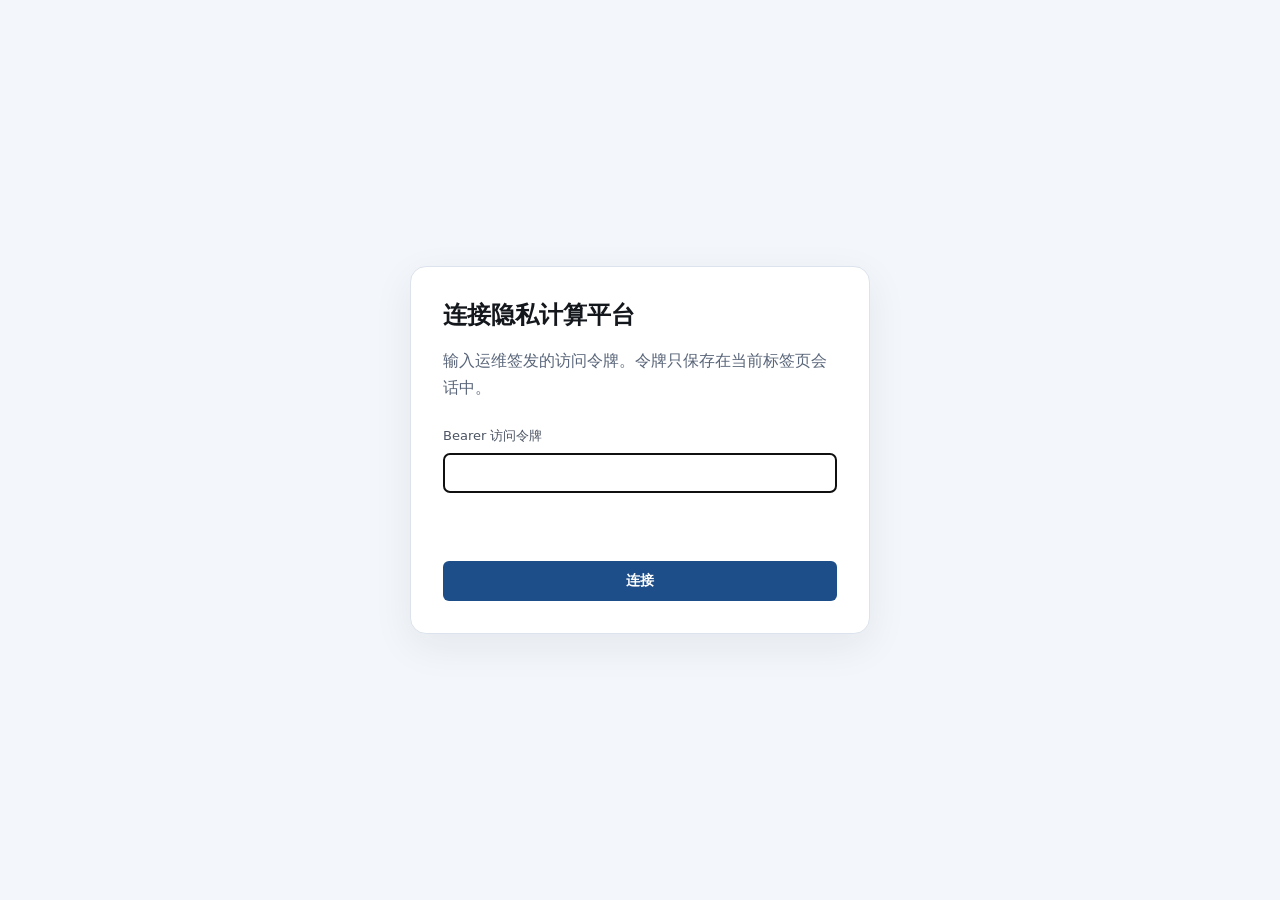
<file: web/index.html>
<!DOCTYPE html>
<html lang="zh-CN">
<head>
<meta charset="utf-8">
<meta name="viewport" content="width=device-width, initial-scale=1">
<link rel="icon" type="image/svg+xml" href="favicon.svg?v=1.2.9">
<title>隐私计算平台 · 控制台</title>
<link rel="stylesheet" href="styles.css?v=1.2.9">
<link rel="stylesheet" href="css/fed.css?v=1.2.9">
<link rel="stylesheet" href="css/fed-sec.css?v=1.2.9">
<link rel="stylesheet" href="css/he.css?v=1.2.9">
<link rel="stylesheet" href="css/mpc.css?v=1.2.9">
<link rel="stylesheet" href="css/psi.css?v=1.2.9">
<link rel="stylesheet" href="css/dp.css?v=1.2.9">
<link rel="stylesheet" href="css/connection.css?v=1.2.9">
</head>
<body>

<div class="app" hidden>

  <!-- ===== 顶栏 ===== -->
  <header class="topbar">
    <div class="brand">
      <svg width="20" height="20" viewBox="0 0 24 24" fill="none" stroke="#7FA9DB" stroke-width="1.7" aria-hidden="true">
        <path d="M12 2.5 20 6v6.3c0 4.6-3.2 8.2-8 9.2-4.8-1-8-4.6-8-9.2V6z"></path>
        <path d="M9 12.2l2.1 2.1L15.4 10"></path>
      </svg>
      <span class="brand-name" id="brandName">控制台</span>
    </div>
    <div class="topbar-field">
      <label class="topbar-label" for="projSelect">当前项目</label>
      <select class="topbar-select" id="projSelect"></select>
    </div>
    <span class="spacer"></span>
    <span class="env-chip"><span class="env-dot"></span><span id="envLabel">—</span></span>
    <span class="avatar" id="avatar">–</span>
  </header>

  <div class="body-row">

    <!-- ===== 侧边导航 ===== -->
    <nav class="sidebar">
      <span class="sidebar-title">能力模块</span>

      <div class="nav-tree" id="navTree"></div>

      <span class="spacer"></span>
      <div class="sidebar-note">
        <span class="sidebar-note-title">数据来源</span>
        <span class="sidebar-note-body" id="sourceNote">—</span>
      </div>
    </nav>

    <!-- ===== 主区域 ===== -->
    <main class="main">

      <!-- ========== 联邦学习 ========== -->
      <section class="screen" id="screen-fed-orch" hidden></section>
      <section class="screen" id="screen-fed-proc" hidden>
        <div class="page-head">
          <div class="page-head-text">
            <span class="crumb">联邦学习 / 过程管控</span>
            <h1>训练任务监控</h1>
          </div>
          <span class="status-badge" id="flBadge"><i></i><span id="flBadgeText">—</span></span>
          <button type="button" class="btn-primary" id="flNewJob">＋ 新建训练任务</button>
        </div>

        <div class="card card-lg">
          <div style="display:flex; align-items:center; gap:12px;">
            <span class="card-title">训练任务</span>
            <span class="hint">点击任一任务切换下方监控视图；时序预测任务按 RMSE / MAE 评估</span>
            <span class="spacer"></span>
            <div class="field">
              <label class="field-label" for="flTypeFilter">任务类型</label>
              <select class="select select-sm" id="flTypeFilter"><option value="">全部</option></select>
            </div>
          </div>
          <div class="table-head fl-job-grid">
            <span>任务名称 / ID</span><span>类型</span><span>算法</span><span>聚合策略</span><span>轮次</span><span>状态</span><span>创建时间</span>
          </div>
          <div id="flJobs"></div>
        </div>

        <div class="card">
          <div style="display:flex; align-items:center; gap:10px;">
            <span class="card-label">当前任务</span>
            <span class="cell-strong" id="flJobName">—</span>
            <span class="tag" id="flJobType">—</span>
            <span class="hint" id="flJobMeta">—</span>
          </div>
          <span class="card-label">任务状态机</span>
          <div class="chip-row" id="flStates"></div>
        </div>

        <div class="card card-row" style="gap:10px; flex-wrap: wrap;">
          <button type="button" class="btn-primary" id="flStart">启动训练</button>
          <button type="button" class="btn" id="flPause">暂停</button>
          <button type="button" class="btn" id="flResume">恢复</button>
          <button type="button" class="btn btn-kill" id="flKill">强制终止</button>
          <button type="button" class="btn" id="flReset">重置</button>

          <span class="divider-v"></span>

          <div class="field">
            <label class="field-label" for="flAlgo">算法</label>
            <select class="select" id="flAlgo"></select>
          </div>
          <div class="field">
            <label class="field-label" for="flAgg">聚合策略</label>
            <select class="select" id="flAgg">
              <option value="ss">秘密共享聚合</option>
              <option value="he">同态加密聚合</option>
            </select>
          </div>
          <span class="spacer"></span>
          <span class="hint" id="flAggNote">—</span>
          <button type="button" class="btn-sm" id="flViewKey" hidden>查看公钥</button>
        </div>

        <div class="metric-grid">
          <div class="metric">
            <span class="metric-name">聚合轮次</span>
            <span class="metric-value"><span id="flRound">0</span> <small>/ <span id="flTotalRounds">30</span></small></span>
            <span class="bar"><i id="flProgress" style="width:0%"></i></span>
          </div>
          <div class="metric">
            <span class="metric-name" id="flM1Name">全局 Loss</span>
            <span class="metric-value" id="flLoss">—</span>
            <span class="metric-sub">上一轮 <span id="flLossPrev">—</span> · <span id="flM1Better">越低越好</span></span>
          </div>
          <div class="metric">
            <span class="metric-name" id="flM2Name">全局 Accuracy</span>
            <span class="metric-value" id="flAcc">—</span>
            <span class="metric-sub">上一轮 <span id="flAccPrev">—</span> · <span id="flM2Better">越高越好</span></span>
          </div>
          <div class="metric">
            <span class="metric-name">预估剩余时间</span>
            <span class="metric-value" id="flEta">—</span>
            <span class="metric-sub">已用 <span id="flElapsed">0 秒</span> · 平滑滤波预测</span>
          </div>
        </div>

        <div class="card card-lg" style="gap:14px;">
          <div class="card-row" style="display:flex; align-items:center; gap:14px;">
            <span class="card-title">收敛曲线</span>
            <div class="field">
              <label class="field-label" for="flView">显示</label>
              <select class="select select-sm" id="flView">
                <option value="global">仅全局</option>
                <option value="nodes">各参与节点</option>
              </select>
            </div>
            <span class="spacer"></span>
            <div class="legend" id="flLegend"></div>
            <button type="button" class="btn-link" id="flExport">导出 CSV</button>
          </div>

          <div class="chart-row">
            <div class="chart-col">
              <span class="hint" id="flC1Label">Loss（纵轴 0 – 1，横轴 轮次 1 – 30）</span>
              <svg viewBox="0 0 548 184" width="100%" height="184" preserveAspectRatio="none" role="img" aria-label="各轮次损失值收敛曲线">
                <rect x="0" y="0" width="548" height="184" fill="#FCFDFE"></rect>
                <line x1="44" y1="14" x2="538" y2="14" stroke="#EDF0F4"></line>
                <line x1="44" y1="50" x2="538" y2="50" stroke="#EDF0F4"></line>
                <line x1="44" y1="86" x2="538" y2="86" stroke="#EDF0F4"></line>
                <line x1="44" y1="122" x2="538" y2="122" stroke="#EDF0F4"></line>
                <line x1="44" y1="158" x2="538" y2="158" stroke="#D8DEE6"></line>
                <text id="flC1Max" x="36" y="18" text-anchor="end" font-size="10" fill="#8A93A2">1.0</text>
                <text id="flC1Mid" x="36" y="90" text-anchor="end" font-size="10" fill="#8A93A2">0.5</text>
                <text id="flC1Min" x="36" y="162" text-anchor="end" font-size="10" fill="#8A93A2">0</text>
                <text x="44" y="176" font-size="10" fill="#8A93A2">1</text>
                <text class="flXMax" x="538" y="176" text-anchor="end" font-size="10" fill="#8A93A2">30</text>
                <g id="flLossLines"></g>
              </svg>
            </div>
            <div class="chart-col">
              <span class="hint" id="flC2Label">Accuracy（纵轴 0.5 – 1.0，横轴 轮次 1 – 30）</span>
              <svg viewBox="0 0 548 184" width="100%" height="184" preserveAspectRatio="none" role="img" aria-label="各轮次准确率收敛曲线">
                <rect x="0" y="0" width="548" height="184" fill="#FCFDFE"></rect>
                <line x1="44" y1="14" x2="538" y2="14" stroke="#EDF0F4"></line>
                <line x1="44" y1="50" x2="538" y2="50" stroke="#EDF0F4"></line>
                <line x1="44" y1="86" x2="538" y2="86" stroke="#EDF0F4"></line>
                <line x1="44" y1="122" x2="538" y2="122" stroke="#EDF0F4"></line>
                <line x1="44" y1="158" x2="538" y2="158" stroke="#D8DEE6"></line>
                <text id="flC2Max" x="36" y="18" text-anchor="end" font-size="10" fill="#8A93A2">1.0</text>
                <text id="flC2Mid" x="36" y="90" text-anchor="end" font-size="10" fill="#8A93A2">0.75</text>
                <text id="flC2Min" x="36" y="162" text-anchor="end" font-size="10" fill="#8A93A2">0.5</text>
                <text x="44" y="176" font-size="10" fill="#8A93A2">1</text>
                <text class="flXMax" x="538" y="176" text-anchor="end" font-size="10" fill="#8A93A2">30</text>
                <g id="flAccLines"></g>
              </svg>
            </div>
          </div>
          <span class="hint-2" id="flChartHint">—</span>
        </div>

        <div class="card card-lg">
          <div class="card-row" style="display:flex; align-items:center; gap:12px;">
            <span class="card-title">参与方节点</span>
            <span class="hint">各节点仅访问本地数据目录，传输内容不含原始数据</span>
            <span class="spacer"></span>
            <button type="button" class="btn-sm" id="flAddNode">添加节点</button>
          </div>
          <div class="table-head fl-node-grid">
            <span>节点 ID</span><span>IP / 端口</span><span>角色</span><span>数据分区</span><span>本轮梯度上传</span><span>状态</span>
          </div>
          <div id="flNodes"></div>
        </div>
      </section>

      <section class="screen" id="screen-fed-agg" hidden></section>
      <section class="screen" id="screen-fed-eval" hidden></section>

      <!-- ========== 同态加密 ========== -->
      <section class="screen" id="screen-he-algo" hidden></section>
      <section class="screen" id="screen-he-app" hidden>
        <div class="page-head-text">
          <span class="crumb">同态加密 / 应用集成</span>
          <h1>加密 — 计算 — 解密 全流程</h1>
        </div>

        <div class="card">
          <div class="he-steps" id="heSteps"></div>
        </div>

        <div class="he-split">
          <div class="card card-xl he-config">
            <span class="card-title">参数配置</span>

            <div class="field-col">
              <label for="heAlgo">加密算法</label>
              <select class="select select-lg" id="heAlgo"></select>
              <span class="hint">底层库：<span id="heLib">—</span></span>
            </div>

            <div style="display:flex; gap:14px;">
              <div class="field-col" style="flex-grow:1;">
                <label for="heA">明文 A</label>
                <input class="input" id="heA" type="text" value="128.75">
              </div>
              <div class="field-col" style="flex-grow:1;">
                <label for="heB">明文 B</label>
                <input class="input" id="heB" type="text" value="64.25">
              </div>
            </div>

            <div class="field-col">
              <label for="heOp">密态运算</label>
              <select class="select select-lg" id="heOp">
                <option value="add">密文加法　A ⊕ B</option>
                <option value="mul" id="heMulOpt">密文乘法　A ⊗ B</option>
              </select>
            </div>

            <div class="field-col">
              <label for="hePrec">浮点数转换精度（保留小数位）</label>
              <div class="he-prec-row">
                <input id="hePrec" type="range" min="0" max="8" step="1" value="4" style="flex-grow:1;">
                <span class="he-prec-val" id="hePrecVal">4</span>
              </div>
              <span class="hint" id="heConvNote">—</span>
            </div>

            <div class="divider-h"></div>

            <div class="he-btn-row">
              <button type="button" class="he-btn" id="heKeygen">① 生成密钥对</button>
              <button type="button" class="he-btn" id="heEnc">② 加密</button>
              <button type="button" class="he-btn" id="heCalc">③ 密态运算</button>
              <button type="button" class="he-btn" id="heDec">④ 解密</button>
              <button type="button" class="btn" id="heReset" style="height:40px;">重置</button>
            </div>

            <div class="banner-note">
              <svg width="16" height="16" viewBox="0 0 24 24" fill="none" stroke="#6E7787" stroke-width="1.7" style="flex-shrink:0; margin-top:2px;" aria-hidden="true"><circle cx="12" cy="12" r="9"></circle><path d="M12 11v5M12 7.6v.6"></path></svg>
              <span>密钥生命周期由平台自动管理（生成、分发、存储、销毁、轮换）。私钥不出平台密钥服务，接口只传 key_id。</span>
            </div>
          </div>

          <div class="card card-xl he-panel">
            <div style="display:flex; align-items:center; gap:12px;">
              <span class="card-title">执行面板</span>
              <span class="spacer"></span>
              <span class="hint">累计耗时 <span id="heTotal">—</span></span>
            </div>
            <div id="heLogs"></div>
            <div class="he-empty" id="heEmpty">
              <span style="font-size:14px; color:var(--muted);">尚未执行</span>
              <span class="hint-2">从左侧「① 生成密钥对」开始</span>
            </div>
            <div class="banner banner-ok" id="heVerify" hidden style="flex-direction:column; align-items:flex-start; gap:6px;">
              <span style="font-size:13px; font-weight:700; color:#1D5C42;">校验通过</span>
              <span id="heVerifyText"></span>
            </div>
          </div>
        </div>
      </section>

      <!-- ========== 多方安全计算 ========== -->
      <section class="screen" id="screen-mpc-proto" hidden></section>
      <section class="screen" id="screen-mpc-ops" hidden></section>

      <!-- ========== 隐私求交 ========== -->
      <section class="screen" id="screen-psi-data" hidden>
        <div class="page-head">
          <div class="page-head-text">
            <span class="crumb">隐私求交 / 数据接入</span>
            <h1>数据接入</h1>
          </div>
        </div>
        <div id="psiPanelData" style="display:flex; flex-direction:column; gap:16px;">
          <div class="card card-lg" data-acc="PSI-DATA-01 PSI-DATA-03">
            <div style="display:flex; align-items:center; gap:12px;">
              <span class="card-title">已接入数据集</span>
              <span class="hint">数据保留在各参与方本地，平台只登记元数据与 schema</span>
              <span class="spacer"></span>
              <div class="field">
                <label class="field-label" for="dsPartyFilter">参与方</label>
                <select class="select select-sm" id="dsPartyFilter"><option value="">全部</option></select>
              </div>
              <button type="button" class="btn-primary" id="dsNew">＋ 接入数据</button>
            </div>
            <div class="table-head ds-grid">
              <span>数据集 / ID</span><span>参与方</span><span>来源</span><span>来源地址</span><span>行数</span><span>求交键 / 时间列</span><span>状态</span><span>操作</span>
            </div>
            <div id="dsList"></div>
          </div>
          <div class="card card-lg" id="dsDetail" data-acc="PSI-DATA-02" hidden>
            <div style="display:flex; align-items:center; gap:12px;">
              <span class="card-title" id="dsDetailTitle">—</span>
              <span class="hint" id="dsDetailMeta">—</span>
              <span class="spacer"></span>
              <button type="button" class="btn-sm" id="dsDetailClose">收起</button>
            </div>
            <span class="section-label">字段（<span id="dsColCount">0</span>）</span>
            <div class="cols-wrap" id="dsCols"></div>
            <span class="section-label">脱敏样例（前 3 行 · 前 6 列）</span>
            <div style="overflow-x:auto;"><table class="preview-table" id="dsPreview"></table></div>
          </div>
        </div>

      </section>

      <section class="screen" id="screen-psi-algo" hidden></section>

      <section class="screen" id="screen-psi-pipe" hidden>
        <div class="page-head">
          <div class="page-head-text">
            <span class="crumb">隐私求交 / 平台集成</span>
            <h1>安全求交 → 特征对齐 → 联合训练</h1>
          </div>
        </div>
        <div class="psi-split" id="psiPanelPipe">
          <div class="psi-config psi-side">
            <div class="card card-xl" style="gap:14px;" data-acc="PSI-PIPE-01">
              <div style="display:flex; align-items:center; gap:12px;">
                <span class="card-title">求交配置</span>
                <span class="spacer"></span>
                <button type="button" class="btn-link" id="psiToAlgo">去算法配置修改</button>
              </div>
              <div class="field-col">
                <label for="psiCfgSel">配置来源</label>
                <select class="select select-lg" id="psiCfgSel"></select>
              </div>
              <div class="psi-cfg-proto">
                <span class="psi-proto-name" id="psiCfgName">—</span>
                <span class="tag tag-cls" id="psiCfgSec">—</span>
              </div>
              <div class="psi-cfg-list" id="psiCfgParams"></div>
              <span class="hint" id="psiCfgNote">—</span>
            </div>

            <div class="card card-xl" style="gap:12px;" data-acc="PSI-PIPE-01">
              <div style="display:flex; align-items:center; gap:12px;">
                <span class="card-title">求交数据</span>
                <span class="spacer"></span>
                <button type="button" class="btn-link" id="psiToData">去接入数据</button>
              </div>
              <div class="psi-party">
                <span class="field-label">参与方 A</span>
                <select class="select select-lg" id="psiDsA" aria-label="参与方 A 数据集"></select>
                <select class="select select-lg" id="psiKeyA" aria-label="参与方 A 求交键"></select>
              </div>
              <div class="psi-party">
                <span class="field-label">参与方 B</span>
                <select class="select select-lg" id="psiDsB" aria-label="参与方 B 数据集"></select>
                <select class="select select-lg" id="psiKeyB" aria-label="参与方 B 求交键"></select>
              </div>
              <span class="hint" id="psiDsNote">—</span>
            </div>
          </div>

          <div class="psi-pipe">
            <div class="card card-lg card-row" style="padding:18px 20px; gap:14px;" data-acc="PSI-PIPE-01">
              <div style="flex-grow:1; display:flex; flex-direction:column; gap:4px;">
                <span class="card-title">一键流水线</span>
                <span class="hint" id="psiRunNote">—</span>
              </div>
              <button type="button" class="btn-primary" id="psiRun" style="height:42px; padding:0 22px; font-size:15px;">一键启动</button>
              <button type="button" class="btn" id="psiPipeReset" style="height:42px;">重置</button>
            </div>

            <div id="psiStages" data-acc="PSI-PIPE-02"></div>

            <div class="banner banner-err" id="psiFail" role="alert" hidden>
              <svg width="20" height="20" viewBox="0 0 24 24" fill="none" stroke="currentColor" stroke-width="2" style="flex-shrink:0;" aria-hidden="true"><circle cx="12" cy="12" r="9"></circle><path d="M12 7.5v5.5M12 16.5v.5"></path></svg>
              <span style="flex-grow:1;" id="psiFailText"></span>
            </div>

            <div class="banner banner-ok" id="psiDone" hidden>
              <svg width="20" height="20" viewBox="0 0 24 24" fill="none" stroke="#1D5C42" stroke-width="2" style="flex-shrink:0;" aria-hidden="true"><path d="M5 12.5l4.5 4.5L19 7.5"></path></svg>
              <span style="flex-grow:1;" id="psiDoneText"></span>
              <button type="button" class="btn-sm" id="psiGoFed" style="color:var(--success); border-color:#A9D2BE; font-weight:600;">前往训练</button>
            </div>
          </div>
        </div>
      </section>

      <!-- ========== 差分隐私 ========== -->
      <section class="screen" id="screen-dp-mech" hidden></section>
      <section class="screen" id="screen-dp-eval" hidden>
        <div class="page-head-text">
          <span class="crumb">差分隐私 / 效果评估</span>
          <h1>隐私预算与模型效用</h1>
        </div>

        <div class="dp-split">
          <div class="card card-xl dp-config">
            <span class="card-title">DP 机制配置</span>

            <div class="dp-mech-row">
              <button type="button" class="dp-mech" id="dpGauss">高斯机制</button>
              <button type="button" class="dp-mech" id="dpLap">拉普拉斯机制</button>
            </div>

            <div class="dp-slider">
              <div class="dp-slider-head">
                <label for="dpEps">隐私预算 ε（总）</label>
                <b id="dpEpsVal">2.00</b>
              </div>
              <input id="dpEps" type="range" min="0.2" max="10" step="0.1" value="2">
              <span class="hint">ε 越小隐私保护越强、模型效用越低</span>
            </div>

            <div class="dp-slider">
              <div class="dp-slider-head">
                <label for="dpClip">梯度裁剪阈值 C</label>
                <b id="dpClipVal">1.0</b>
              </div>
              <input id="dpClip" type="range" min="0.2" max="4" step="0.1" value="1">
            </div>

            <div class="dp-slider">
              <div class="dp-slider-head">
                <label>已完成迭代轮次</label>
                <b><span id="dpRounds">0</span> / <span id="dpTotalRounds">30</span></b>
              </div>
              <span class="bar bar-6"><i id="dpRoundsBar" style="width:0%"></i></span>
              <span class="hint">取自联邦训练任务实际进度（只读）</span>
            </div>

            <div class="field-col" id="dpDeltaWrap">
              <label for="dpDelta">松弛参数 δ</label>
              <select class="select" id="dpDelta">
                <option value="1e-4">1e-4</option>
                <option value="1e-5" selected>1e-5</option>
                <option value="1e-6">1e-6</option>
              </select>
            </div>

            <div class="dp-noise">
              <span class="dp-noise-title">当前噪声参数</span>
              <span class="dp-noise-text" id="dpNoiseText">—</span>
              <span class="dp-noise-formula" id="dpFormula">—</span>
            </div>
          </div>

          <div class="dp-right">
            <div class="metric-grid-3">
              <div class="metric">
                <span class="metric-name">已消耗隐私预算</span>
                <span class="metric-value">ε = <span id="dpUsed">0.000</span></span>
                <span class="bar"><i id="dpUsedBar" style="width:0%; background:#9A6516;"></i></span>
                <span class="metric-sub">占总预算 <span id="dpUsedPct">0</span>%</span>
              </div>
              <div class="metric">
                <span class="metric-name">模型效用（Accuracy）</span>
                <span class="metric-value" id="dpUtil">—</span>
                <span class="metric-sub">无噪声基线 <span id="dpBaseline">—</span> · 损失 <span id="dpUtilLoss">—</span></span>
              </div>
              <div class="metric">
                <span class="metric-name">每轮 ε 消耗</span>
                <span class="metric-value" id="dpPerRound">—</span>
                <span class="metric-sub"><span id="dpMechName">—</span> · 裁剪阈值 <span id="dpClipEcho">—</span></span>
              </div>
            </div>

            <div class="card card-lg">
              <div style="display:flex; align-items:center; gap:16px; flex-wrap:wrap;">
                <span class="card-title">趋势曲线</span>
                <span class="legend-item"><i style="background:#9A6516;"></i>累计 ε 消耗</span>
                <span class="legend-item"><i style="background:#1D4E89;"></i>模型效用</span>
                <span class="spacer"></span>
                <span class="hint">两条曲线按各自量纲归一化绘制</span>
              </div>
              <svg viewBox="0 0 820 188" width="100%" height="188" preserveAspectRatio="none" role="img" aria-label="隐私预算消耗与模型效用随迭代轮次的趋势">
                <rect x="0" y="0" width="820" height="188" fill="#FCFDFE"></rect>
                <line x1="44" y1="16" x2="810" y2="16" stroke="#EDF0F4"></line>
                <line x1="44" y1="56" x2="810" y2="56" stroke="#EDF0F4"></line>
                <line x1="44" y1="96" x2="810" y2="96" stroke="#EDF0F4"></line>
                <line x1="44" y1="136" x2="810" y2="136" stroke="#EDF0F4"></line>
                <line x1="44" y1="162" x2="810" y2="162" stroke="#D8DEE6"></line>
                <text x="36" y="20" text-anchor="end" font-size="10" fill="#8A93A2">高</text>
                <text x="36" y="166" text-anchor="end" font-size="10" fill="#8A93A2">低</text>
                <text x="44" y="180" font-size="10" fill="#8A93A2">轮次 1</text>
                <text x="810" y="180" text-anchor="end" font-size="10" fill="#8A93A2">30</text>
                <polyline id="dpEpsLine" fill="none" stroke="#9A6516" stroke-width="2.2" stroke-linejoin="round"></polyline>
                <polyline id="dpUtilLine" fill="none" stroke="#1D4E89" stroke-width="2.2" stroke-linejoin="round"></polyline>
                <line id="dpCursor" y1="16" y2="162" stroke="#14171C" stroke-width="1" stroke-dasharray="3 3"></line>
              </svg>
            </div>

            <div class="dp-bottom">
              <div class="card card-lg" style="flex-grow:1; min-width:0;">
                <div style="display:flex; align-items:center; gap:12px;">
                  <span class="card-title">隐私审计记录</span>
                  <span class="spacer"></span>
                  <span class="hint">最近 5 轮</span>
                </div>
                <div class="table-head dp-audit-grid">
                  <span>轮次</span><span>ε 消耗</span><span>噪声添加详情</span><span>裁剪阈值</span>
                </div>
                <div id="dpAudit"></div>
              </div>

              <div class="card card-lg dp-hist-card">
                <span class="card-title">噪声分布直方图</span>
                <div class="dp-hist" id="dpHist"></div>
                <div class="dp-hist-axis"><span>−3σ</span><span>0</span><span>+3σ</span></div>
                <span class="hint" id="dpHistNote">—</span>
              </div>
            </div>

            <div class="card card-row" style="padding:14px 18px; gap:12px;">
              <svg width="18" height="18" viewBox="0 0 24 24" fill="none" stroke="#0E6F6C" stroke-width="1.8" style="flex-shrink:0;" aria-hidden="true"><path d="M5 12.5l4.5 4.5L19 7.5"></path></svg>
              <span style="flex-grow:1; font-size:13px; color:var(--muted-3);">差分隐私由后端实际可用的实现提供；支持范围、初始化与预算以服务端返回为准。</span>
              <span class="dp-enabled" id="dpEnabledChip">DP 已启用</span>
            </div>
          </div>
        </div>
      </section>

      <section class="screen" id="screen-dp-fw" hidden></section>

    </main>
  </div>
</div>

<div class="toast-wrap" id="toasts"></div>

<script src="vendor/echarts.min.js?v=1.2.9"></script>
<script src="js/config.js?v=1.2.9"></script>
<script src="js/api.js?v=1.2.9"></script>
<script src="js/ui.js?v=1.2.9"></script>
<script src="js/connection.js?v=1.2.9"></script>
<script src="js/fl.js?v=1.2.9"></script>
<script src="js/he.js?v=1.2.9"></script>
<script src="js/mpc.js?v=1.2.9"></script>
<script src="js/psi.js?v=1.2.9"></script>
<script src="js/dp.js?v=1.2.9"></script>
<script src="js/fl-orch.js?v=1.2.9"></script>
<script src="js/fl-agg.js?v=1.2.9"></script>
<script src="js/fl-eval.js?v=1.2.9"></script>
<script src="js/he-algo.js?v=1.2.9"></script>
<script src="js/mpc-proto.js?v=1.2.9"></script>
<script src="js/psi-algo.js?v=1.2.9"></script>
<script src="js/dp-mech.js?v=1.2.9"></script>
<script src="js/dp-fw.js?v=1.2.9"></script>
<script src="js/app.js?v=1.2.9"></script>
</body>
</html>
</file>
<file: web/styles.css>
:root {
  --bg: #F5F6F8;
  --ink: #14171C;
  --card: #FFFFFF;
  --line: #E1E5EB;
  --line-soft: #ECEFF3;
  --line-row: #F3F5F8;
  --muted: #6E7787;
  --muted-2: #8A93A2;
  --muted-3: #4C5564;
  --primary: #1D4E89;
  --primary-ink: #163C6B;
  --primary-soft: #EDF2F9;
  --primary-bd: #C3D3E6;
  --primary-lt: #7FA9DB;
  --teal: #0E6F6C;
  --amber: #9A6516;
  --danger: #A33B21;
  --success: #1D5C42;
  --disabled-bg: #A9BBD2;
  --disabled-fg: #A9B0BC;
  --disabled-bd: #ECEFF3;
  --field-bd: #D6DBE3;
}

* { box-sizing: border-box; }

body {
  margin: 0;
  background: var(--bg);
  color: var(--ink);
  font-family: "PingFang SC", "Hiragino Sans GB", "Microsoft YaHei", system-ui, sans-serif;
  -webkit-font-smoothing: antialiased;
}

a { color: var(--primary); }
a:hover { color: var(--primary-ink); }
button { font-family: inherit; }
input, select { font-family: inherit; }
input[type="range"] { accent-color: var(--primary); }
[hidden] { display: none !important; }

.app {
  width: 100%;
  min-width: 1280px;
  height: 100vh;
  display: flex;
  flex-direction: column;
  overflow: hidden;
}

/* ---------- 顶栏 ---------- */
.topbar {
  height: 56px;
  flex-shrink: 0;
  padding: 0 20px 0 24px;
  background: var(--ink);
  display: flex;
  align-items: center;
  gap: 20px;
}
.brand { display: flex; align-items: center; gap: 9px; }
.brand-name { font-size: 15px; font-weight: 700; color: #FFFFFF; letter-spacing: 0.4px; }
.topbar-field { display: flex; align-items: center; gap: 8px; }
.topbar-label { font-size: 12px; color: #9AA3B2; }
.topbar-select {
  height: 30px; padding: 0 8px;
  background: #22262E; color: #FFFFFF;
  border: 1px solid #3A404A; border-radius: 5px; font-size: 13px;
}
.env-chip {
  display: inline-flex; align-items: center; gap: 6px;
  height: 26px; padding: 0 10px;
  background: #2A2F38; border-radius: 4px;
  font-size: 12px; color: #C8CEDA;
}
.env-dot { width: 6px; height: 6px; background: #4FB286; border-radius: 3px; display: block; }
.avatar {
  width: 30px; height: 30px; background: #3A4150; border-radius: 15px;
  color: #FFFFFF; font-size: 12px; font-weight: 600;
  display: flex; align-items: center; justify-content: center;
}
.spacer { flex-grow: 1; }

/* ---------- 布局 ---------- */
.body-row { flex-grow: 1; display: flex; min-height: 0; }

.sidebar {
  width: 220px; flex-shrink: 0; padding: 16px 12px;
  background: var(--card); border-right: 1px solid var(--line);
  display: flex; flex-direction: column; gap: 4px;
}
.sidebar-title {
  padding: 8px 12px 6px; font-size: 11px; font-weight: 700;
  letter-spacing: 1.2px; color: var(--muted-2);
}
.nav-item {
  height: 44px; padding: 0 12px; background: transparent; border: 0; border-radius: 6px;
  display: flex; align-items: center; gap: 10px; cursor: pointer; text-align: left;
}
.nav-item:hover { background: #F7F9FB; }
.nav-item span { font-size: 14px; font-weight: 500; color: var(--muted-3); }
.nav-item svg { stroke: var(--muted-2); }
.nav-item.active { background: var(--primary-soft); }
.nav-item.active span { font-weight: 700; color: var(--primary); }
.nav-item.active svg { stroke: var(--primary); }
.sidebar-note {
  padding: 12px; background: #F5F7FA; border-radius: 6px;
  display: flex; flex-direction: column; gap: 4px;
}
.sidebar-note-title { font-size: 12px; font-weight: 600; color: var(--muted-3); }
.sidebar-note-body { font-size: 11px; line-height: 18px; color: var(--muted); }

.main { flex-grow: 1; min-width: 0; padding: 22px 26px; overflow: auto; }
.screen { display: flex; flex-direction: column; gap: 16px; }

/* ---------- 通用件 ---------- */
.page-head { display: flex; align-items: flex-end; gap: 14px; }
.page-head-text { flex-grow: 1; display: flex; flex-direction: column; gap: 5px; }
.crumb { font-size: 12px; color: var(--muted); }
h1 { margin: 0; font-size: 22px; font-weight: 700; }

.card {
  padding: 16px 18px; background: var(--card);
  border: 1px solid var(--line); border-radius: 8px;
  display: flex; flex-direction: column; gap: 12px;
}
.card-lg { padding: 18px; }
.card-xl { padding: 20px; }
.card-row { flex-direction: row; align-items: center; }
.card-title { font-size: 15px; font-weight: 700; }
.card-label { font-size: 12px; font-weight: 700; letter-spacing: 0.8px; color: var(--muted-2); }
.hint { font-size: 12px; color: var(--muted); }
.hint-2 { font-size: 12px; color: var(--muted-2); }

.status-badge {
  display: inline-flex; align-items: center; gap: 7px;
  height: 30px; padding: 0 12px; border-radius: 15px;
  font-size: 13px; font-weight: 600;
}
.status-badge i { width: 7px; height: 7px; border-radius: 4px; display: block; background: currentColor; }

.chip-row { display: flex; align-items: center; gap: 6px; flex-wrap: wrap; }
.chip {
  height: 32px; padding: 0 14px; background: var(--card);
  border: 1px solid var(--field-bd); border-radius: 16px;
  font-size: 13px; color: var(--muted); display: inline-flex; align-items: center;
}
.chip.on { background: var(--primary); border-color: var(--primary); color: #FFFFFF; font-weight: 700; }

.btn {
  height: 38px; padding: 0 16px; background: var(--card); color: var(--muted-3);
  border: 1px solid var(--field-bd); border-radius: 6px; font-size: 14px; cursor: pointer;
}
.btn:hover:not(:disabled) { background: #F7F9FB; }
.btn:disabled { color: var(--disabled-fg); border-color: var(--disabled-bd); cursor: not-allowed; }
.btn-primary {
  height: 38px; padding: 0 18px; background: var(--primary); color: #FFFFFF;
  border: 0; border-radius: 6px; font-size: 14px; font-weight: 600; cursor: pointer;
}
.btn-primary:hover:not(:disabled) { background: var(--primary-ink); }
.btn-primary:disabled { background: var(--disabled-bg); cursor: not-allowed; }
.btn-danger { background: var(--danger); }
.btn-danger:hover:not(:disabled) { background: #8A3119; }
.btn-sm {
  height: 32px; padding: 0 12px; background: var(--card); color: var(--muted-3);
  border: 1px solid var(--field-bd); border-radius: 6px; font-size: 13px; cursor: pointer;
}
.btn-sm:hover { background: #F7F9FB; }
.btn-link {
  height: 32px; padding: 0 12px; background: var(--card); color: var(--primary);
  border: 1px solid var(--primary-bd); border-radius: 6px; font-size: 13px; cursor: pointer;
}
.btn-link:hover { background: var(--primary-soft); }
.btn-kill { color: var(--danger); border-color: #E4B4A7; }
.btn-kill:disabled { color: #D5B5AC; border-color: #F2E6E2; }

.field { display: flex; align-items: center; gap: 9px; }
.field-label { font-size: 13px; color: var(--muted-3); }
.field-col { display: flex; flex-direction: column; gap: 7px; }
.field-col label { font-size: 13px; font-weight: 600; }
.select {
  height: 36px; padding: 0 10px; border: 1px solid var(--field-bd); border-radius: 6px;
  font-size: 13px; background: var(--card); color: var(--ink);
}
.select-lg { height: 40px; padding: 0 12px; font-size: 14px; }
.select-sm { height: 32px; }
.input {
  height: 40px; padding: 0 12px; border: 1px solid var(--field-bd);
  border-radius: 6px; font-size: 14px; color: var(--ink); width: 100%;
}
.divider-v { width: 1px; height: 32px; background: var(--line); margin: 0 6px; }
.divider-h { height: 1px; background: var(--line-soft); }

.metric-grid { display: grid; grid-template-columns: repeat(4, minmax(0, 1fr)); gap: 14px; }
.metric-grid-3 { display: grid; grid-template-columns: repeat(3, minmax(0, 1fr)); gap: 14px; }
.metric { padding: 16px 18px; background: var(--card); border: 1px solid var(--line); border-radius: 8px; display: flex; flex-direction: column; gap: 6px; }
.metric-name { font-size: 12px; color: var(--muted); }
.metric-value { font-size: 26px; font-weight: 700; letter-spacing: -0.5px; }
.metric-value small { font-size: 15px; font-weight: 400; color: var(--muted-2); }
.metric-sub { font-size: 12px; color: var(--muted-2); }

.bar { height: 5px; background: var(--line-soft); border-radius: 3px; display: block; overflow: hidden; }
.bar > i { height: 100%; background: var(--primary); border-radius: 3px; display: block; transition: width .3s ease; }
.bar-6 { height: 6px; border-radius: 3px; }
.bar-8 { height: 8px; border-radius: 4px; }

.table-head, .table-row { display: grid; column-gap: 12px; align-items: center; }
.table-head { font-size: 12px; color: var(--muted-2); border-bottom: 1px solid var(--line-soft); padding-bottom: 8px; }
.table-row { padding: 10px 0; border-bottom: 1px solid var(--line-row); font-size: 13px; }
.table-empty { padding: 20px 0; font-size: 13px; color: var(--muted-2); text-align: center; }
.cell-strong { font-weight: 600; }
.cell-muted { color: var(--muted-3); }

.legend { display: flex; align-items: center; gap: 14px; }
.legend-item { display: inline-flex; align-items: center; gap: 6px; font-size: 12px; color: var(--muted-3); }
.legend-item i { width: 14px; height: 3px; border-radius: 2px; display: block; }

.banner { padding: 16px 18px; border-radius: 8px; display: flex; align-items: center; gap: 14px; }
.banner-ok { background: #E9F4EF; border: 1px solid #BFE0D1; color: #244A3A; font-size: 13px; line-height: 22px; }
.banner-err { background: #FBEDEA; border: 1px solid #EFC9BF; color: #7A2C17; font-size: 13px; line-height: 22px; }
.banner-note { padding: 12px 14px; background: #F5F7FA; border-radius: 6px; display: flex; align-items: flex-start; gap: 9px; font-size: 12px; line-height: 20px; color: var(--muted-3); }

.toast-wrap { position: fixed; right: 20px; bottom: 20px; display: flex; flex-direction: column; gap: 8px; z-index: 50; }
.toast {
  padding: 11px 15px; background: var(--ink); color: #FFFFFF; border-radius: 6px;
  font-size: 13px; box-shadow: 0 6px 20px rgba(20, 23, 28, .22); max-width: 420px;
}
.toast.err { background: #7A2C17; }

/* ---------- 联邦学习 ---------- */
.chart-row { display: flex; gap: 18px; }
.chart-col { flex-grow: 1; display: flex; flex-direction: column; gap: 6px; min-width: 0; }
.fl-node-grid { grid-template-columns: 150px 190px 130px 120px 1fr 90px; }
.node-upload { display: flex; align-items: center; gap: 10px; }
.node-upload .bar { width: 200px; }

/* ---------- 同态加密 ---------- */
.he-steps { display: flex; align-items: center; gap: 10px; }
.he-step { flex-grow: 1; display: flex; align-items: center; gap: 10px; }
.he-step-n {
  width: 26px; height: 26px; border-radius: 13px; flex-shrink: 0;
  background: var(--card); border: 1px solid var(--field-bd); color: var(--muted-2);
  font-size: 12px; font-weight: 700; display: flex; align-items: center; justify-content: center;
}
.he-step-name { font-size: 14px; color: var(--muted-2); }
.he-step-line { flex-grow: 1; height: 1px; background: var(--line); display: block; }
.he-step.on .he-step-n, .he-step.done .he-step-n { background: var(--primary); border-color: var(--primary); color: #FFFFFF; }
.he-step.on .he-step-name, .he-step.done .he-step-name { color: var(--ink); }
.he-step.on .he-step-name { font-weight: 700; }

.he-split { display: flex; gap: 16px; align-items: flex-start; }
.he-config { width: 520px; flex-shrink: 0; gap: 18px; }
.he-panel { flex-grow: 1; min-width: 0; gap: 14px; }
.he-log { padding: 14px 16px; background: #FAFBFC; border: 1px solid var(--line); border-radius: 7px; display: flex; flex-direction: column; gap: 8px; }
.he-log.final { background: var(--primary-soft); border-color: var(--primary-bd); }
.he-log-head { display: flex; align-items: center; gap: 10px; }
.he-log-title { font-size: 13px; font-weight: 700; }
.he-log-meta { font-size: 12px; color: var(--muted); }
.he-log-body { font-size: 12px; line-height: 20px; color: var(--muted-3); word-break: break-all; font-feature-settings: 'tnum'; white-space: pre-line; }
.he-empty { padding: 40px; background: #FAFBFC; border: 1px dashed var(--field-bd); border-radius: 7px; display: flex; flex-direction: column; align-items: center; gap: 8px; }
.he-btn-row { display: flex; flex-wrap: wrap; gap: 10px; }
.he-btn { height: 40px; padding: 0 16px; border-radius: 6px; font-size: 14px; font-weight: 600; cursor: pointer; background: var(--card); color: var(--disabled-fg); border: 1px solid var(--disabled-bd); }
.he-btn.next { background: var(--primary); color: #FFFFFF; border-color: var(--primary); }
.he-btn.done { background: var(--card); color: var(--primary); border-color: var(--primary-bd); }
.he-btn:disabled { cursor: not-allowed; }
.he-prec-row { display: flex; align-items: center; gap: 14px; }
.he-prec-val { width: 28px; font-size: 14px; font-weight: 600; text-align: right; }

/* ---------- MPC ---------- */
.mpc-est { display: flex; align-items: center; gap: 28px; flex-wrap: wrap; }
.mpc-est span { font-size: 13px; color: var(--muted-3); }
.mpc-est strong { font-weight: 700; color: var(--ink); }
.mpc-est strong.hl { color: var(--primary); }
.party-grid { display: grid; grid-template-columns: repeat(3, minmax(0, 1fr)); gap: 16px; }
.party { padding: 18px; background: var(--card); border: 1px solid var(--line); border-radius: 8px; display: flex; flex-direction: column; gap: 16px; }
.party.anom { border-color: #EFC9BF; }
.party-head { display: flex; align-items: center; gap: 10px; }
.party-av { width: 30px; height: 30px; border-radius: 15px; background: var(--primary-soft); color: var(--primary); font-size: 13px; font-weight: 700; display: flex; align-items: center; justify-content: center; }
.party.anom .party-av { background: #FBEDEA; color: var(--danger); }
.party-id { flex-grow: 1; display: flex; flex-direction: column; }
.party-name { font-size: 14px; font-weight: 700; }
.party-role { font-size: 12px; color: var(--muted); }
.party-st { height: 24px; padding: 0 9px; border-radius: 4px; font-size: 12px; font-weight: 600; display: inline-flex; align-items: center; }
.party-stat { display: flex; flex-direction: column; gap: 5px; }
.party-stat-head { display: flex; align-items: baseline; gap: 8px; }
.party-stat-head span { font-size: 12px; color: var(--muted); flex-grow: 1; }
.party-stat-head strong { font-size: 17px; font-weight: 700; }
.party-rounds { display: flex; align-items: baseline; gap: 8px; padding-top: 12px; border-top: 1px solid var(--line-row); }
.party-rounds span { font-size: 12px; color: var(--muted); flex-grow: 1; }
.party-rounds strong { font-size: 17px; font-weight: 700; }
.mpc-history-grid { grid-template-columns: 170px 200px 130px 130px 130px 1fr; }

/* ---------- PSI ---------- */
.psi-split { display: flex; gap: 16px; align-items: flex-start; }
.psi-config { width: 480px; flex-shrink: 0; gap: 18px; }
.psi-pipe { flex-grow: 1; min-width: 0; display: flex; flex-direction: column; gap: 16px; }
.psi-proto {
  padding: 13px 14px; background: var(--card); border: 1px solid var(--line); border-radius: 7px;
  display: flex; align-items: flex-start; gap: 11px; cursor: pointer; text-align: left; width: 100%;
}
.psi-proto:hover { background: #F9FBFD; }
.psi-proto.on { background: var(--primary-soft); border-color: var(--primary); }
.psi-radio { width: 16px; height: 16px; border: 2px solid #C3CBD6; border-radius: 8px; flex-shrink: 0; margin-top: 2px; display: flex; align-items: center; justify-content: center; }
.psi-radio i { width: 8px; height: 8px; border-radius: 4px; display: block; background: transparent; }
.psi-proto.on .psi-radio { border-color: var(--primary); }
.psi-proto.on .psi-radio i { background: var(--primary); }
.psi-proto-text { display: flex; flex-direction: column; gap: 3px; }
.psi-proto-name { font-size: 14px; font-weight: 700; color: var(--ink); }
.psi-proto-desc { font-size: 12px; line-height: 19px; color: var(--muted); }
.psi-param { display: flex; align-items: center; gap: 14px; }
.psi-param-label { width: 170px; font-size: 13px; color: var(--muted-3); }
.psi-param-value { flex-grow: 1; height: 38px; padding: 0 12px; background: #FAFBFC; border: 1px solid var(--line); border-radius: 6px; font-size: 13px; color: var(--ink); display: flex; align-items: center; }
.psi-stage { padding: 18px 20px; background: var(--card); border: 1px solid var(--line); border-radius: 8px; display: flex; flex-direction: column; gap: 13px; }
.psi-stage.on { border-color: var(--primary-bd); }
.psi-stage-head { display: flex; align-items: center; gap: 12px; }
.psi-stage-n { width: 28px; height: 28px; border-radius: 14px; background: #F0F2F5; color: var(--muted-2); font-size: 13px; font-weight: 700; display: flex; align-items: center; justify-content: center; }
.psi-stage.on .psi-stage-n { background: var(--primary); color: #FFFFFF; }
.psi-stage.done .psi-stage-n { background: var(--teal); color: #FFFFFF; }
.psi-stage-name { font-size: 15px; font-weight: 700; flex-grow: 1; }
.psi-stage-st { height: 24px; padding: 0 10px; border-radius: 4px; font-size: 12px; font-weight: 600; display: inline-flex; align-items: center; }
.psi-stage-meta { display: flex; align-items: center; gap: 28px; flex-wrap: wrap; }
.psi-stage-meta span { font-size: 12px; color: var(--muted); }
.psi-stage-meta strong { font-weight: 700; color: var(--ink); }

/* ---------- 差分隐私 ---------- */
.dp-split { display: flex; gap: 16px; align-items: flex-start; }
.dp-config { width: 420px; flex-shrink: 0; gap: 20px; }
.dp-right { flex-grow: 1; min-width: 0; display: flex; flex-direction: column; gap: 16px; }
.dp-mech-row { display: flex; gap: 10px; }
.dp-mech { flex-grow: 1; height: 42px; background: var(--card); color: var(--muted-3); border: 1px solid var(--field-bd); border-radius: 6px; font-size: 14px; font-weight: 600; cursor: pointer; }
.dp-mech.on { background: var(--primary); color: #FFFFFF; border-color: var(--primary); }
.dp-slider { display: flex; flex-direction: column; gap: 8px; }
.dp-slider-head { display: flex; align-items: baseline; gap: 8px; }
.dp-slider-head label { font-size: 13px; font-weight: 600; flex-grow: 1; }
.dp-slider-head b { font-size: 15px; font-weight: 700; color: var(--primary); }
.dp-slider input { width: 100%; }
.dp-noise { padding: 14px 16px; background: #F5F7FA; border-radius: 7px; display: flex; flex-direction: column; gap: 8px; }
.dp-noise-title { font-size: 12px; font-weight: 700; color: var(--muted-3); }
.dp-noise-text { font-size: 13px; line-height: 22px; color: var(--ink); }
.dp-noise-formula { font-size: 12px; line-height: 20px; color: var(--muted); }
.dp-bottom { display: flex; gap: 16px; align-items: flex-start; }
.dp-audit-grid { grid-template-columns: 70px 100px 1fr 120px; }
.dp-hist-card { width: 300px; flex-shrink: 0; }
.dp-hist { height: 120px; display: flex; align-items: flex-end; gap: 4px; }
.dp-hist i { flex-grow: 1; background: #A8C3E0; border-radius: 2px 2px 0 0; display: block; }
.dp-hist-axis { display: flex; justify-content: space-between; font-size: 11px; color: var(--muted-2); }
.dp-enabled { height: 26px; padding: 0 10px; background: #E4F1F0; border-radius: 4px; font-size: 12px; font-weight: 600; color: #0B5A57; display: inline-flex; align-items: center; }

/* ---------- 弹窗 ---------- */
.modal-mask { position: fixed; inset: 0; background: rgba(20, 23, 28, .42); display: flex; align-items: flex-start; justify-content: center; padding: 6vh 16px; z-index: 40; overflow-y: auto; }
.modal { width: 620px; max-width: 100%; background: var(--card); border-radius: 10px; box-shadow: 0 18px 48px rgba(20, 23, 28, .28); display: flex; flex-direction: column; }
.modal-head { display: flex; align-items: center; padding: 16px 20px; border-bottom: 1px solid var(--line-soft); }
.modal-head .card-title { flex-grow: 1; }
.modal-x { width: 30px; height: 30px; border: 0; background: transparent; font-size: 20px; color: var(--muted); cursor: pointer; border-radius: 6px; }
.modal-x:hover { background: #F2F4F7; }
.modal-body { padding: 18px 20px; display: flex; flex-direction: column; gap: 14px; }
.modal-err { margin: 0 20px; padding: 10px 12px; background: #FBEDEA; border: 1px solid #EFC9BF; border-radius: 6px; color: #7A2C17; font-size: 13px; }
.modal-foot { display: flex; justify-content: flex-end; gap: 10px; padding: 14px 20px; border-top: 1px solid var(--line-soft); }
.form-2col { display: grid; grid-template-columns: 1fr 1fr; gap: 14px; }
.form-3col { display: grid; grid-template-columns: 1fr 1fr 1fr; gap: 14px; }
.check-list { display: flex; flex-direction: column; gap: 6px; padding: 10px 12px; border: 1px solid var(--field-bd); border-radius: 6px; max-height: 170px; overflow-y: auto; }
.check-item { display: flex; align-items: center; gap: 8px; font-size: 13px; color: var(--ink); }
.check-item .hint { margin-left: auto; }
.section-label { font-size: 12px; font-weight: 700; letter-spacing: .6px; color: var(--muted-2); }
.seg { display: inline-flex; border: 1px solid var(--field-bd); border-radius: 6px; overflow: hidden; }
.seg button { height: 36px; padding: 0 16px; border: 0; background: var(--card); color: var(--muted-3); font-size: 13px; cursor: pointer; }
.seg button + button { border-left: 1px solid var(--field-bd); }
.seg button.on { background: var(--primary); color: #FFFFFF; font-weight: 600; }

/* ---------- 联邦学习 · 任务列表 ---------- */
.fl-job-grid { grid-template-columns: minmax(180px, 1.6fr) 100px 120px 110px 90px 130px 150px; }
.table-row.clickable { cursor: pointer; }
.table-row.clickable:hover { background: #F9FBFD; }
.table-row.current { background: var(--primary-soft); }
.tag { display: inline-flex; align-items: center; height: 22px; padding: 0 8px; border-radius: 4px; font-size: 12px; font-weight: 600; background: #F0F2F5; color: var(--muted-3); width: max-content; }
.tag-ts { background: #FCF2E3; color: #8A5B12; }
.tag-cls { background: #E7F0FA; color: #1A4F8A; }

/* ---------- 隐私求交 · 页签与数据接入 ---------- */
.tabs { display: flex; gap: 4px; border-bottom: 1px solid var(--line); }
.tab { height: 40px; padding: 0 18px; border: 0; background: transparent; font-size: 14px; color: var(--muted); cursor: pointer; border-bottom: 2px solid transparent; margin-bottom: -1px; }
.tab.on { color: var(--primary); border-bottom-color: var(--primary); font-weight: 700; }
.ds-grid { grid-template-columns: minmax(160px, 1.4fr) 90px 90px minmax(160px, 1.4fr) 90px 110px 90px 120px; }
.st-ready { color: var(--success); font-weight: 600; font-size: 12px; }
.st-importing { color: #1A4F8A; font-weight: 600; font-size: 12px; }
.st-failed { color: var(--danger); font-weight: 600; font-size: 12px; }
.psi-party { display: grid; grid-template-columns: 90px 1fr 160px; gap: 10px; align-items: center; }
.preview-table { width: 100%; border-collapse: collapse; font-size: 12px; }
.preview-table th, .preview-table td { text-align: left; padding: 6px 8px; border-bottom: 1px solid var(--line-row); white-space: nowrap; }
.preview-table th { color: var(--muted-2); font-weight: 600; }
.cols-wrap { display: flex; flex-wrap: wrap; gap: 6px; }

/* ---------- 侧边二级导航（v1.2） ---------- */
.sidebar { overflow-y: auto; }
.nav-tree { display: flex; flex-direction: column; gap: 2px; }
.nav-group { display: flex; flex-direction: column; }
.nav-item { width: 100%; }
.nav-chev {
  margin-left: auto; width: 7px; height: 7px; flex-shrink: 0;
  border-right: 1.6px solid var(--muted-2); border-bottom: 1.6px solid var(--muted-2);
  transform: rotate(-45deg); transition: transform .15s;
}
.nav-group.open .nav-chev { transform: rotate(45deg); margin-top: -3px; }
.nav-item.active .nav-chev { border-color: var(--primary); }
.nav-sub { display: none; flex-direction: column; gap: 1px; padding: 2px 0 6px 28px; }
.nav-group.open .nav-sub { display: flex; }
.nav-sub-item {
  height: 34px; padding: 0 12px; border: 0; border-radius: 5px; background: transparent;
  text-align: left; font-size: 13px; color: var(--muted-3); cursor: pointer;
  position: relative;
}
.nav-sub-item::before {
  content: ""; position: absolute; left: -10px; top: 9px; bottom: 9px; width: 2px;
  background: var(--line); border-radius: 1px;
}
.nav-sub-item:hover { background: #F7F9FB; }
.nav-sub-item.active { color: var(--primary); font-weight: 700; background: var(--primary-soft); }
.nav-sub-item.active::before { background: var(--primary); }
</file>
<file: web/css/fed.css>
/* fed 模块样式 */

/* ---------- 联邦学习 · 任务编排（FL-ORCH） ---------- */
.flo-row { display: grid; grid-template-columns: minmax(0, 1.05fr) minmax(0, 1fr); gap: 16px; align-items: start; }
.flo-head { display: flex; align-items: center; gap: 10px; min-width: 0; }
.flo-wrap { flex-wrap: wrap; row-gap: 8px; }
.flo-btn-sm { height: 32px; padding: 0 14px; font-size: 13px; }
.flo-proj-name { font-size: 17px; }
.flo-search { width: 200px; height: 32px; font-size: 13px; }
.flo-stack { display: flex; flex-direction: column; gap: 2px; min-width: 0; }
.flo-stack > span { overflow: hidden; text-overflow: ellipsis; white-space: nowrap; }
.flo-ops { display: flex; align-items: center; gap: 6px; }
.flo-ellipsis { overflow: hidden; text-overflow: ellipsis; white-space: nowrap; min-width: 0; }
.flo-mono { font-family: "SF Mono", Menlo, Consolas, monospace; font-size: 12px; }
.flo-mono-soft { font-family: "SF Mono", Menlo, Consolas, monospace; font-size: 12px; color: var(--muted-3); }
.flo-textarea { height: auto; padding: 10px 12px; line-height: 20px; resize: vertical; font-family: inherit; }
.flo-textarea.flo-mono { font-family: "SF Mono", Menlo, Consolas, monospace; }

.flo-kv { display: grid; grid-template-columns: 110px minmax(0, 1fr); column-gap: 14px; row-gap: 9px; font-size: 13px; }
.flo-kv-k { color: var(--muted); }
.flo-kv-v { color: var(--ink); overflow-wrap: anywhere; }

.flo-proj-grid { grid-template-columns: minmax(150px, 1.6fr) 52px minmax(90px, 1fr) minmax(110px, 1.1fr) 50px; }
.flo-node-grid { grid-template-columns: minmax(130px, 1.2fr) 150px 84px 80px minmax(140px, 1.4fr) 90px 128px 128px; }
.flo-log-grid { grid-template-columns: 128px 96px minmax(150px, 1fr) 64px minmax(0, 2.6fr); align-items: start; }
.flo-ver-grid { grid-template-columns: 110px minmax(0, 1fr) 80px 128px 112px; }
.flo-tpl-grid { grid-template-columns: 130px minmax(0, 1fr) 96px 170px; }

/* 数据隔离 */
.flo-iso { display: grid; grid-template-columns: minmax(0, 1.25fr) minmax(0, 1fr); gap: 18px; }
.flo-iso-col { display: flex; flex-direction: column; gap: 10px; min-width: 0; }
.flo-matrix-wrap { overflow-x: auto; border: 1px solid var(--line-soft); border-radius: 6px; }
.flo-matrix th, .flo-matrix td { padding: 8px 10px; vertical-align: middle; }
.flo-payload { display: flex; flex-direction: column; gap: 8px; }
.flo-pay-row { display: grid; grid-template-columns: 48px 130px minmax(0, 1fr); gap: 10px; align-items: center; font-size: 13px; }
.tag.flo-ok { background: #E9F4EF; color: var(--success); }
.tag.flo-deny { background: #FBEDEA; color: var(--danger); }

/* 算法库 */
.flo-lib { display: grid; grid-template-columns: 280px minmax(0, 1fr); gap: 18px; align-items: start; }
.flo-algo-list { display: flex; flex-direction: column; gap: 8px; }
.flo-algo-item {
  display: flex; flex-direction: column; gap: 4px; padding: 12px 14px; text-align: left;
  background: var(--card); border: 1px solid var(--line); border-radius: 8px; cursor: pointer; font-family: inherit; color: var(--ink);
}
.flo-algo-item:hover { background: #F9FBFD; }
.flo-algo-item.on { background: var(--primary-soft); border-color: var(--primary-bd); }
.flo-algo-item:focus-visible, .table-row.clickable:focus-visible { outline: 2px solid var(--primary-lt); outline-offset: 1px; }
.flo-algo-top { display: flex; align-items: center; justify-content: space-between; gap: 8px; }
.flo-algo-detail { display: flex; flex-direction: column; gap: 14px; min-width: 0; padding: 4px 0 0 18px; border-left: 1px solid var(--line-soft); }
.flo-sec { display: flex; flex-direction: column; gap: 8px; }
.flo-iface td { white-space: normal; vertical-align: top; line-height: 18px; }
.flo-iface td:first-child { white-space: nowrap; }
.flo-history { display: flex; flex-direction: column; gap: 4px; padding: 10px 12px; background: #F5F7FA; border-radius: 6px; }
.flo-struct { display: flex; flex-direction: column; gap: 8px; }
.flo-struct .flo-pay-row { grid-template-columns: 48px 130px minmax(0, 1fr); }
.flo-metric-v { font-size: 18px; font-weight: 700; overflow-wrap: anywhere; }

@media (max-width: 1280px) {
  .flo-row, .flo-iso { grid-template-columns: minmax(0, 1fr); }
  .flo-lib { grid-template-columns: 230px minmax(0, 1fr); }
}

/* ---------- 联邦学习 · 过程管控补充块（FL-PROC） ---------- */
.fl-proc-head { display: flex; align-items: center; gap: 12px; min-width: 0; }
.fl-proc-head.fl-wrap { flex-wrap: wrap; row-gap: 8px; }
.fl-state-info { display: flex; flex-direction: column; gap: 8px; }
.fl-state-log { display: flex; flex-direction: column; gap: 3px; padding: 10px 12px; background: #F5F7FA; border-radius: 6px; }
.fl-rt-grid { grid-template-columns: minmax(140px, 1.2fr) 60px 150px 90px 120px minmax(140px, 1fr); }
.fl-hist-grid { grid-template-columns: minmax(160px, 1.6fr) 56px minmax(120px, 1fr) 80px 80px 80px 80px 128px; }
.fl-ckpt { font-size: 12px; color: var(--muted-3); line-height: 20px; overflow-wrap: anywhere; }
.fl-mono { font-family: "SF Mono", Menlo, Consolas, monospace; font-size: 12px; }
.fl-dt { width: 200px; height: 32px; font-size: 13px; }
.fl-chart { width: 100%; height: 220px; }
</file>
<file: web/css/fed-sec.css>
/* 联邦学习 · 聚合与安全 / 技术指标验证 样式 */

.fla-row { display: flex; align-items: center; gap: 12px; flex-wrap: wrap; }
.fla-desc { font-size: 13px; line-height: 22px; color: var(--muted-3); }
.fla-dirty { color: var(--amber); font-weight: 600; }
.fla-err { font-size: 12px; line-height: 18px; color: var(--danger); }
.input.fla-invalid, .select.fla-invalid { border-color: var(--danger); }
.fla-mono { font-family: ui-monospace, SFMono-Regular, Menlo, Consolas, monospace; font-size: 12px; word-break: break-all; }
.fla-warn { background: #FCF2E3; color: #8A5B12; }

.fla-sp-form { display: grid; grid-template-columns: 1.2fr 1fr 1fr; gap: 14px; align-items: start; }
.field-col label.fla-check { cursor: pointer; font-weight: 400; }
.fla-check input { width: 16px; height: 16px; accent-color: var(--primary); }
.fla-formula { flex-direction: column; gap: 4px; }
.fla-est-err { grid-column: 1 / -1; color: var(--danger); }

.fla-key-grid { grid-template-columns: 110px 90px minmax(150px, 1fr) minmax(200px, 1.6fr) 140px 70px; }
.fla-key-detail { display: flex; flex-direction: column; gap: 8px; }
.fla-kv { display: grid; grid-template-columns: 110px 1fr; gap: 10px; font-size: 13px; line-height: 20px; }
.fla-k { color: var(--muted-2); }
.fla-pk { max-height: 160px; overflow-y: auto; padding: 10px 12px; background: #F5F7FA; border-radius: 6px; color: var(--muted-3); }

/* 达标判定 */
.tag.fs-pass { background: #E9F4EF; color: var(--success); }
.tag.fs-fail { background: #FBEDEA; color: var(--danger); }
.metric-value .fs-verdict { margin-left: 10px; vertical-align: middle; }

/* 技术指标验证 */
.banner-warn { background: #FCF2E3; border: 1px solid #EBD3A8; color: #6B4510; font-size: 13px; line-height: 22px; }
.fle-cards { display: flex; flex-direction: column; gap: 16px; }
.fle-progress { display: flex; flex-direction: column; gap: 6px; }
.fle-result { display: flex; flex-direction: column; gap: 10px; }
.fle-result .banner { align-items: flex-start; }
.fle-result .banner strong { flex-shrink: 0; }
.fle-table { display: flex; flex-direction: column; }
.fle-scroll { max-height: 300px; overflow-y: auto; }
.fle-ops { display: inline-flex; gap: 6px; }

.fle-sum-grid { grid-template-columns: minmax(220px, 1.4fr) 110px minmax(220px, 1.6fr) 80px 140px; }
.fle-atk-grid { grid-template-columns: minmax(220px, 1.6fr) 80px 120px 120px 100px 120px; }
.fle-util-grid { grid-template-columns: minmax(220px, 1.6fr) 1fr 1fr; }
.fle-comm-grid { grid-template-columns: 60px minmax(180px, 1.4fr) 1fr 1fr 1fr; }
.fle-acc-grid { grid-template-columns: 80px minmax(220px, 2fr) 1fr 1.2fr 1fr 80px 70px; }
.fle-hist-grid { grid-template-columns: 90px 140px minmax(180px, 1.6fr) minmax(180px, 1.6fr) 70px 130px 120px; }

.fs-method { font-size: 13px; color: var(--muted-3); line-height: 22px; border-top: 1px solid var(--line-soft); padding-top: 10px; }
.fs-method summary { cursor: pointer; font-weight: 600; color: var(--primary); }
.fs-method p { margin: 8px 0 0; }
</file>
<file: web/css/he.css>
/* he 模块样式（算法管理 #/he/algo、应用集成 #/he/app） */

/* ---------- 通用 ---------- */
.he-card-head { display: flex; align-items: center; gap: 12px; flex-wrap: wrap; }
.he-card-head .card-title { margin-right: 4px; }
.he-form { display: flex; align-items: flex-end; gap: 14px; flex-wrap: wrap; }
.he-form .field-col { min-width: 120px; }
.he-form .input { height: 40px; }
.he-form .input-sm { width: 110px; }
.he-form .input-wide { width: 300px; }
.he-ok { color: var(--success); font-weight: 600; }
.he-bad { color: var(--danger); font-weight: 600; }
.he-warn { color: var(--amber); }
.he-mono { font-family: "SFMono-Regular", Menlo, Consolas, monospace; font-size: 12px; word-break: break-all; }
.he-num { font-feature-settings: 'tnum'; }
.he-table-scroll { max-height: 420px; overflow-y: auto; }
.table-row.he-hl { background: var(--primary-soft); }
.he-steps-row { display: flex; gap: 8px; flex-wrap: wrap; }
.he-flow-step {
  flex: 1 1 150px; padding: 10px 12px; border: 1px solid var(--line); border-radius: 7px;
  background: #FAFBFC; display: flex; flex-direction: column; gap: 4px; min-width: 0;
}
.he-flow-step b { font-size: 13px; color: var(--ink); }
.he-flow-step span { font-size: 12px; color: var(--muted); line-height: 18px; }
.he-steps-2 { display: grid; grid-template-columns: repeat(2, minmax(0, 1fr)); }
.he-form > .check-item { height: 40px; }
.he-form > .btn-link { height: 40px; }
.he-ic { width: 14px; height: 14px; flex-shrink: 0; vertical-align: -2px; }
.he-check-row { display: flex; align-items: flex-start; gap: 8px; font-size: 13px; line-height: 20px; }
.he-rules { margin: 0; padding-left: 18px; font-size: 12px; line-height: 21px; color: var(--muted-3); }
.he-guide { font-size: 13px; color: var(--muted-3); }
.he-guide b { color: var(--primary); }

/* ---------- 算法管理 ---------- */
.hea-algo-grid { grid-template-columns: 110px 130px minmax(150px, 1.1fr) 150px 150px 150px minmax(220px, 1.6fr); }
.hea-lib-grid { grid-template-columns: minmax(200px, 1.3fr) 130px 84px 84px 84px 84px minmax(220px, 1.6fr); }
.hea-cell-btn {
  height: 26px; padding: 0 8px; border: 1px solid var(--primary-bd); border-radius: 4px;
  background: var(--card); color: var(--success); font-size: 12px; font-weight: 600; cursor: pointer;
  display: inline-flex; align-items: center; gap: 4px; width: max-content;
}
.hea-cell-btn:hover { background: var(--primary-soft); }
.hea-cell-btn.on { background: var(--primary); border-color: var(--primary); color: #FFFFFF; }
.hea-cell-no { font-size: 12px; color: var(--muted-2); }
.hea-verify-grid { grid-template-columns: 40px minmax(90px, 1fr) minmax(90px, 1fr) minmax(130px, 1.2fr) minmax(150px, 1.4fr) minmax(130px, 1.2fr) 110px; }
.hea-enc-grid { grid-template-columns: minmax(90px, 1fr) 110px minmax(120px, 1.2fr) 80px minmax(110px, 1fr) 120px; }
.hea-sweep-grid { grid-template-columns: 90px 100px 130px 130px 110px minmax(150px, 1.3fr) minmax(150px, 1.3fr); }
.hea-cand-grid { grid-template-columns: 100px minmax(150px, 1.2fr) 130px 80px 80px 90px 100px 100px minmax(180px, 1.6fr); }
.hea-sec-grid { grid-template-columns: repeat(6, minmax(0, 1fr)); }
.hea-metric5 { display: grid; grid-template-columns: repeat(5, minmax(0, 1fr)); gap: 14px; }
.hea-metric5 .metric-value { font-size: 22px; }
.hea-split { display: flex; flex-direction: column; gap: 14px; }
.hea-split > .card { min-width: 0; }
.hea-errbar { width: 100%; max-width: 160px; }

/* ---------- 应用集成 ---------- */
.he-app-grid2 { display: grid; grid-template-columns: minmax(0, 1fr) minmax(0, 1fr); gap: 16px; align-items: start; }
.he-kv { display: grid; grid-template-columns: 100px minmax(0, 1fr); gap: 8px 12px; font-size: 13px; }
.he-kv dt { color: var(--muted); }
.he-kv dd { margin: 0; color: var(--ink); min-width: 0; }
.he-key-grid { grid-template-columns: 96px 80px 90px 128px 80px minmax(150px, 1.4fr) 128px 190px; }
.he-log-grid { grid-template-columns: 80px minmax(150px, 1.4fr) 50px 80px minmax(130px, 1.1fr) 90px 100px 80px 128px; }
.he-st-active { color: var(--success); font-weight: 600; font-size: 12px; }
.he-st-rotated { color: var(--amber); font-weight: 600; font-size: 12px; }
.he-st-destroyed { color: var(--muted-2); font-weight: 600; font-size: 12px; }
.he-ops { display: flex; gap: 6px; flex-wrap: wrap; }
.he-ops .btn-sm { height: 28px; padding: 0 9px; font-size: 12px; }

@media (max-width: 1280px) {
  .he-app-grid2 { grid-template-columns: minmax(0, 1fr); }
  .hea-metric5 { grid-template-columns: repeat(3, minmax(0, 1fr)); }
}

/* 表格单元格允许在长英文 token 处换行，避免溢出到相邻列 */
#screen-he-algo .table-row > *, #screen-he-algo .table-head > *,
#screen-he-app .table-row > *, #screen-he-app .table-head > * { min-width: 0; overflow-wrap: anywhere; }
</file>
<file: web/css/mpc.css>
/* mpc 模块样式：协议管理（mpc-proto.js）+ 运维监控（mpc.js）。颜色只用 styles.css 的 token 与既有色值。 */

/* ---------- 通用 ---------- */
.mpc-toolbar { display: flex; align-items: center; gap: 12px; flex-wrap: wrap; }
.mpc-card-head { display: flex; align-items: center; gap: 12px; }
.mpc-card-body { display: flex; flex-direction: column; gap: 12px; }
.mpc-err-text { font-size: 12px; color: var(--danger); }
.mpc-ok-text { font-size: 12px; color: var(--success); font-weight: 600; }
.mpc-hex { font-family: "SFMono-Regular", Menlo, Consolas, monospace; font-size: 12px; color: var(--muted-3); }
.mpc-input-sm { height: 32px; width: 120px; font-size: 13px; padding: 0 8px; }
.mpc-input-md { height: 36px; width: 170px; font-size: 13px; }
.mpc-invalid { border-color: var(--danger); }
.mpc-static { height: 36px; display: flex; align-items: center; font-size: 13px; color: var(--muted-3); }
.mpc-metric-value { font-size: 22px; }
.mpc-metric-bad { border-color: #EFC9BF; }
.mpc-metric-bad .metric-value { color: var(--danger); }
.mpc-switch { display: inline-flex; align-items: center; gap: 8px; font-size: 13px; color: var(--muted-3); cursor: pointer; }
.mpc-switch input { width: 16px; height: 16px; accent-color: var(--primary); }
.mpc-icon-btn { width: 32px; padding: 0; display: inline-flex; align-items: center; justify-content: center; }
.mpc-icon-btn:disabled { color: var(--disabled-fg); border-color: var(--disabled-bd); cursor: not-allowed; background: var(--card); }
.mpc-step-n { width: 24px; height: 24px; border-radius: 12px; background: var(--primary-soft); color: var(--primary); font-size: 12px; font-weight: 700; display: inline-flex; align-items: center; justify-content: center; flex-shrink: 0; }
.mpc-cell-2 { display: flex; flex-direction: column; gap: 2px; min-width: 0; }
.mpc-up { color: var(--amber); font-weight: 600; }
.mpc-down { color: var(--teal); font-weight: 600; }

/* ---------- 协议管理 ---------- */
.mpc-proto-grid { display: grid; grid-template-columns: repeat(3, minmax(0, 1fr)); gap: 16px; }
.mpc-proto-card { gap: 10px; }
.mpc-proto-card .btn-link { align-self: flex-start; margin-top: auto; }
.mpc-proto-head { display: flex; align-items: center; gap: 10px; justify-content: space-between; }
.mpc-kv { display: flex; flex-direction: column; gap: 4px; }
.mpc-kv-label { font-size: 12px; font-weight: 700; color: var(--muted-2); }
.mpc-kv-value { font-size: 13px; line-height: 21px; color: var(--ink); }

.mpc-param-grid { grid-template-columns: 170px 230px minmax(0, 1fr) 110px; }
.mpc-param-grid .select-sm { width: 100%; }
.mpc-num { display: flex; align-items: center; gap: 6px; flex-wrap: wrap; }
.mpc-num .input { height: 32px; width: 130px; font-size: 13px; }

.mpc-party-cfg-grid { grid-template-columns: 48px 100px minmax(0, 1fr) 120px 70px 70px 70px; }
.mpc-party-cfg-grid input[type="checkbox"] { width: 16px; height: 16px; accent-color: var(--primary); }
.table-row.mpc-off span { color: var(--disabled-fg); }

.mpc-step-grid { grid-template-columns: 40px 130px 160px minmax(200px, 1.3fr) minmax(170px, 1fr) 116px; }
.mpc-step-grid .select-sm { width: 100%; }
.mpc-operand { display: flex; align-items: center; gap: 6px; flex-wrap: wrap; }
.mpc-operand .select-sm { width: auto; }
.mpc-io { display: flex; flex-direction: column; gap: 2px; font-size: 12px; color: var(--muted-3); }
.mpc-acts { display: flex; gap: 4px; }

.mpc-dry { display: flex; flex-direction: column; gap: 10px; padding: 14px 16px; background: #FAFBFC; border: 1px solid var(--line); border-radius: 7px; }
.mpc-dry-party { display: flex; flex-direction: column; gap: 6px; font-size: 13px; overflow-x: auto; }
.mpc-trace { display: flex; flex-direction: column; gap: 6px; }
.mpc-trace-row { display: flex; align-items: center; gap: 10px; font-size: 13px; }

.mpc-est-out { display: flex; flex-direction: column; gap: 12px; }
.mpc-est-grid { grid-template-columns: minmax(150px, 1fr) 110px 100px 90px 60px minmax(240px, 2.2fr); }
.mpc-formula { flex-direction: column; gap: 2px; }
.mpc-submit { gap: 16px; align-items: flex-end; }
.mpc-submit-name { width: 320px; }
.mpc-submit-thr { width: 200px; }

/* ---------- 运维监控 ---------- */
.mpc-task-sel { max-width: 420px; }
.mpc-st { height: 24px; padding: 0 9px; border-radius: 4px; font-size: 12px; font-weight: 600; display: inline-flex; align-items: center; background: #F0F2F5; color: var(--muted-3); flex-shrink: 0; }
.mpc-st-running { background: #E7F0FA; color: #1A4F8A; }
.mpc-st-stopped { background: #FCF2E3; color: #8A5B12; }
.mpc-st-finished { background: #E9F4EF; color: #244A3A; }
.mpc-st-abnormal, .mpc-st-failed { background: #FBEDEA; color: var(--danger); }
.mpc-progress { display: flex; align-items: center; gap: 12px; }
.mpc-progress .bar { flex-grow: 1; }
.mpc-progress strong { font-size: 13px; width: 52px; text-align: right; }
.mpc-alarm-wrap { display: flex; flex-direction: column; gap: 10px; }
.mpc-alarm-wrap .btn-sm { white-space: nowrap; flex-shrink: 0; }
.mpc-party-grid { display: grid; grid-template-columns: repeat(auto-fit, minmax(240px, 1fr)); gap: 16px; }
.mpc-party-grid .party { transition: box-shadow .2s; }
.mpc-party-grid .party.mpc-flash { box-shadow: 0 0 0 3px rgba(163, 59, 33, .35); }
.mpc-bar-bad { background: var(--danger) !important; }
.mpc-hist-grid { grid-template-columns: 34px minmax(150px, 1.2fr) minmax(170px, 1.5fr) 56px 80px 90px 80px 50px 120px 60px; }
.mpc-hist-grid input[type="checkbox"] { width: 16px; height: 16px; accent-color: var(--primary); }
.mpc-cmp { display: flex; flex-direction: column; gap: 8px; padding-top: 6px; }
.mpc-cmp-grid { grid-template-columns: 130px minmax(0, 1fr) minmax(0, 1fr) 90px minmax(0, 1.3fr); }
</file>
<file: web/css/psi.css>
/* psi 模块样式（隐私求交：数据接入 / 算法配置 / 平台集成） */

/* ---------- 平台集成 ---------- */
.psi-side { display: flex; flex-direction: column; gap: 16px; }
.psi-cfg-proto { display: flex; align-items: center; gap: 10px; }
.psi-cfg-list { display: flex; flex-direction: column; gap: 8px; padding: 12px 14px; background: #FAFBFC; border: 1px solid var(--line); border-radius: 6px; }
.psi-cfg-row { display: flex; gap: 12px; font-size: 13px; }
.psi-cfg-row span:first-child { width: 150px; flex-shrink: 0; color: var(--muted-3); }
.psi-cfg-row span:last-child { color: var(--ink); font-weight: 600; }
#psiStages { display: flex; flex-direction: column; gap: 12px; }

/* ---------- 算法配置 ---------- */
.psia-top { display: grid; grid-template-columns: 440px minmax(0, 1fr); gap: 16px; align-items: start; }
.psia-sec { display: flex; flex-direction: column; gap: 6px; padding: 12px 14px; background: var(--primary-soft); border: 1px solid var(--primary-bd); border-radius: 6px; font-size: 12px; line-height: 20px; color: var(--muted-3); }
.psia-sec strong { color: var(--primary-ink); }
.psia-sec-tag { margin-left: auto; flex-shrink: 0; white-space: nowrap; }
#psiaProtos .psi-proto-text { flex-grow: 1; min-width: 0; }

.psia-param { display: grid; grid-template-columns: 170px minmax(0, 1fr); column-gap: 14px; row-gap: 4px; align-items: center; }
.psia-param-label { font-size: 13px; font-weight: 600; color: var(--muted-3); }
.psia-param-ctl { display: flex; align-items: center; gap: 10px; }
.psia-param-ctl .input, .psia-param-ctl .select { height: 38px; flex-grow: 1; min-width: 0; }
.psia-param-unit { font-size: 12px; color: var(--muted); white-space: nowrap; }
.psia-param-note { grid-column: 2; font-size: 12px; line-height: 18px; color: var(--muted-2); }
.psia-param-err { grid-column: 2; font-size: 12px; color: var(--danger); }
.psia-param.bad .input { border-color: var(--danger); }

.psia-switch { display: inline-flex; align-items: center; gap: 10px; font-size: 13px; color: var(--ink); cursor: pointer; }
.psia-switch input { appearance: none; -webkit-appearance: none; width: 38px; height: 22px; margin: 0; border-radius: 11px; background: #C3CBD6; position: relative; cursor: pointer; transition: background .15s; }
.psia-switch input::after { content: ""; position: absolute; top: 3px; left: 3px; width: 16px; height: 16px; border-radius: 8px; background: #FFFFFF; transition: left .15s; }
.psia-switch input:checked { background: var(--primary); }
.psia-switch input:checked::after { left: 19px; }
.psia-switch input:focus-visible { outline: 2px solid var(--primary-lt); outline-offset: 2px; }

.psia-foot { display: flex; align-items: center; gap: 10px; }
.psia-dirty { color: var(--amber); font-weight: 600; }

.psia-tpl-grid { grid-template-columns: minmax(180px, 1.2fr) 130px minmax(220px, 2fr) 130px 130px; }
.psia-tpl-new { display: flex; align-items: center; gap: 10px; }
.psia-tpl-new .input { height: 36px; width: 300px; }

.psia-route-in { display: grid; grid-template-columns: repeat(4, minmax(0, 1fr)) auto; gap: 14px; align-items: end; }
.psia-route-in .input { height: 38px; }
.psia-est-grid { grid-template-columns: minmax(150px, 1.2fr) 130px 100px 160px 110px 130px 120px; }
.psia-est-grid.best { background: var(--primary-soft); }
.psia-bench-grid { grid-template-columns: 130px 190px repeat(3, minmax(140px, 1fr)) 140px; }
.psia-formula { margin: 0; padding: 12px 14px; background: #F5F7FA; border-radius: 6px; font-size: 12px; line-height: 20px; color: var(--muted-3); white-space: pre-wrap; font-family: inherit; }
.psi-side .psi-party { grid-template-columns: 56px minmax(0, 1fr) 180px; }
.psi-side .psi-party .select { width: 100%; min-width: 0; }
#psiGoFed, #psiRun, #psiPipeReset { white-space: nowrap; flex-shrink: 0; }
.psi-stage.fail { border-color: #EFC9BF; }
.psi-stage.fail .psi-stage-n { background: var(--danger); color: #FFFFFF; }
</file>
<file: web/css/dp.css>
/* dp 模块样式（隐私机制 / 效果评估 / 框架集成）。颜色只用 styles.css 的 :root token。 */

/* ---------- 共用 ---------- */
.dp-card-head { display: flex; align-items: center; gap: 10px; flex-wrap: wrap; }
.dp-col { display: flex; flex-direction: column; gap: 12px; }
.dp-actions { display: flex; align-items: center; gap: 10px; flex-wrap: wrap; }
.dp-pane { display: flex; flex-direction: column; gap: 16px; }
.dp-job-select { min-width: 260px; max-width: 360px; }
.dp-chart-wrap { display: flex; flex-direction: column; gap: 6px; min-width: 0; }
.dp-chart { display: block; background: #FCFDFE; border-radius: 6px; }
.dp-chart .dp-grid { stroke: var(--line-soft); }
.dp-chart .dp-axis { stroke: var(--field-bd); }
.dp-chart .dp-tick { font-size: 10px; fill: var(--muted-2); }
.dp-metric-sm { font-size: 20px; }
.dp-row-dim { color: var(--muted-2); }
.dp-row-dim .cell-strong, .dp-row-dim .cell-muted { color: var(--muted-2); font-weight: 400; }
.dp-scroll { max-height: 420px; overflow-y: auto; }
.dp-modal-body { display: flex; flex-direction: column; gap: 8px; }
.form-4col { display: grid; grid-template-columns: repeat(4, minmax(0, 1fr)); gap: 14px; }

/* ---------- 效果评估 ---------- */
.dp-audit-grid { grid-template-columns: 70px 96px 80px minmax(0, 1fr) 120px; }

/* ---------- 隐私机制 ---------- */
.dpm-mech-cards { display: grid; grid-template-columns: 1fr 1fr; gap: 14px; }
.dpm-mech-card { padding: 14px 16px; border: 1px solid var(--line); border-radius: 8px; display: flex; flex-direction: column; gap: 10px; }
.dpm-mech-card.on { border-color: var(--primary-bd); background: var(--primary-soft); }
.dpm-kv { display: grid; grid-template-columns: 72px minmax(0, 1fr); gap: 10px; font-size: 13px; line-height: 21px; }
.dpm-k { color: var(--muted); }
.dpm-v { color: var(--ink); }
.dpm-list { margin: 0; padding-left: 18px; color: var(--ink); }
.dpm-formula { padding: 12px 14px; background: #F5F7FA; border-radius: 6px; display: flex; flex-direction: column; gap: 6px; font-size: 12px; line-height: 20px; color: var(--muted-3); }
.dpm-cmp-grid { grid-template-columns: minmax(170px, 1.4fr) minmax(140px, 1.2fr) 100px 90px 100px 100px 90px minmax(130px, 1fr); }
.dpm-rel-grid { grid-template-columns: 130px minmax(150px, 1.2fr) minmax(150px, 1fr) minmax(150px, 1fr) 140px 130px; }
.dpm-dim-grid { grid-template-columns: minmax(110px, 1fr) 100px minmax(340px, 3fr) 68px 68px 72px 136px 60px; }
.dpm-dim-grid .input { height: 32px; font-size: 13px; }
.dpm-bind { display: flex; gap: 6px; min-width: 0; }
.dpm-bind .select { min-width: 0; flex: 1 1 0; }
.dpm-pol-grid { grid-template-columns: minmax(120px, 1fr) minmax(200px, 1.8fr) 80px 80px 70px 190px 130px; }
.dpm-policy { padding: 12px 14px; border: 1px solid var(--line); border-radius: 8px; display: flex; flex-direction: column; gap: 8px; }

/* ---------- 框架集成 ---------- */
.dpf-prov { display: flex; align-items: center; gap: 12px; flex-wrap: wrap; }
.dpf-code { font-family: "SFMono-Regular", Menlo, Consolas, monospace; font-size: 12px; color: var(--primary-ink); word-break: break-all; }
.dpf-map-grid { grid-template-columns: minmax(180px, 1fr) minmax(260px, 1.6fr) 90px minmax(200px, 1.6fr); }
.dpf-chain { display: flex; align-items: stretch; gap: 4px; overflow-x: auto; padding-bottom: 4px; }
.dpf-arrow { align-self: center; flex-shrink: 0; stroke: var(--muted-2); }
.dpf-node { flex: 1 1 0; min-width: 150px; padding: 10px 12px; border: 1px solid var(--line); border-radius: 8px; display: flex; flex-direction: column; gap: 6px; background: var(--card); }
.dpf-node-dp { border-style: dashed; }
.dpf-st { font-size: 11px; font-weight: 700; }
.dpf-calls { font-size: 12px; color: var(--muted-3); }
.dpf-st-active { border-color: var(--primary-bd); background: var(--primary-soft); }
.dpf-st-active .dpf-st { color: var(--primary); }
.dpf-st-done .dpf-st { color: var(--success); }
.dpf-st-pending .dpf-st { color: var(--muted-2); }
.dpf-st-skip { background: #F5F7FA; }
.dpf-st-skip .dpf-st, .dpf-st-skip .cell-strong { color: var(--muted-2); }
.dpf-two { display: grid; grid-template-columns: repeat(3, minmax(0, 1fr)); gap: 14px; }
.dpf-steps { display: flex; gap: 8px; margin: 0; padding: 0; list-style: none; flex-wrap: wrap; }
.dpf-step { display: flex; align-items: center; gap: 8px; height: 34px; padding: 0 14px 0 6px; border: 1px solid var(--line); border-radius: 17px; font-size: 13px; color: var(--muted); }
.dpf-step-no { width: 22px; height: 22px; border-radius: 11px; background: var(--line-soft); color: var(--muted-3); font-size: 12px; font-weight: 700; display: inline-flex; align-items: center; justify-content: center; }
.dpf-step.on { border-color: var(--primary); color: var(--primary); font-weight: 700; }
.dpf-step.on .dpf-step-no { background: var(--primary); color: #FFFFFF; }
.dpf-step.done { color: var(--success); }
.dpf-step.done .dpf-step-no { background: #E9F4EF; color: var(--success); }
.dpf-job-grid { grid-template-columns: 28px minmax(200px, 1.6fr) 90px 80px 120px 80px; }
.dpf-checks { display: flex; flex-direction: column; gap: 2px; }
.dpf-check { display: grid; grid-template-columns: 20px 150px minmax(0, 1fr); gap: 8px; align-items: center; padding: 8px 0; border-bottom: 1px solid var(--line-row); font-size: 13px; }

@media (max-width: 1280px) {
  .dpf-two { grid-template-columns: 1fr; }
  .dpm-mech-cards { grid-template-columns: 1fr; }
  .form-4col { grid-template-columns: 1fr 1fr; }
}

/* 效果评估：审计表需要整行宽度，直方图放到下一行 */
#screen-dp-eval .dp-bottom { flex-direction: column; align-items: stretch; }
#screen-dp-eval .dp-hist-card { width: auto; }
#screen-dp-eval .dp-hist { height: 96px; }
[id^="screen-dp"] button { white-space: nowrap; }
[id^="screen-dp"] .dp-enabled { white-space: nowrap; flex-shrink: 0; }
[id^="screen-dp"] .field-col .seg { align-self: flex-start; max-width: 100%; }
[id^="screen-dp"] .field-col .seg button { padding: 0 12px; }
.dp-modal-body .table-head { padding-right: 14px; }
</file>
<file: web/css/connection.css>
.app[hidden] { display: none; }
.connection-gate { min-height: 100vh; display: grid; place-items: center; padding: 24px; background: #f3f6fa; }
.connection-card { width: min(100%, 460px); padding: 32px; border: 1px solid #dce3ec; border-radius: 16px; background: #fff; box-shadow: 0 12px 40px #20385812; }
.connection-card h1 { margin: 0 0 16px; font-size: 24px; }
.connection-hint { color: #596579; line-height: 1.7; margin-bottom: 24px; }
.connection-card .input { width: 100%; margin-top: 8px; }
.connection-status { min-height: 40px; color: #7b3535; font-size: 14px; line-height: 1.5; }
.connection-card button { width: 100%; min-height: 40px; }
</file>
